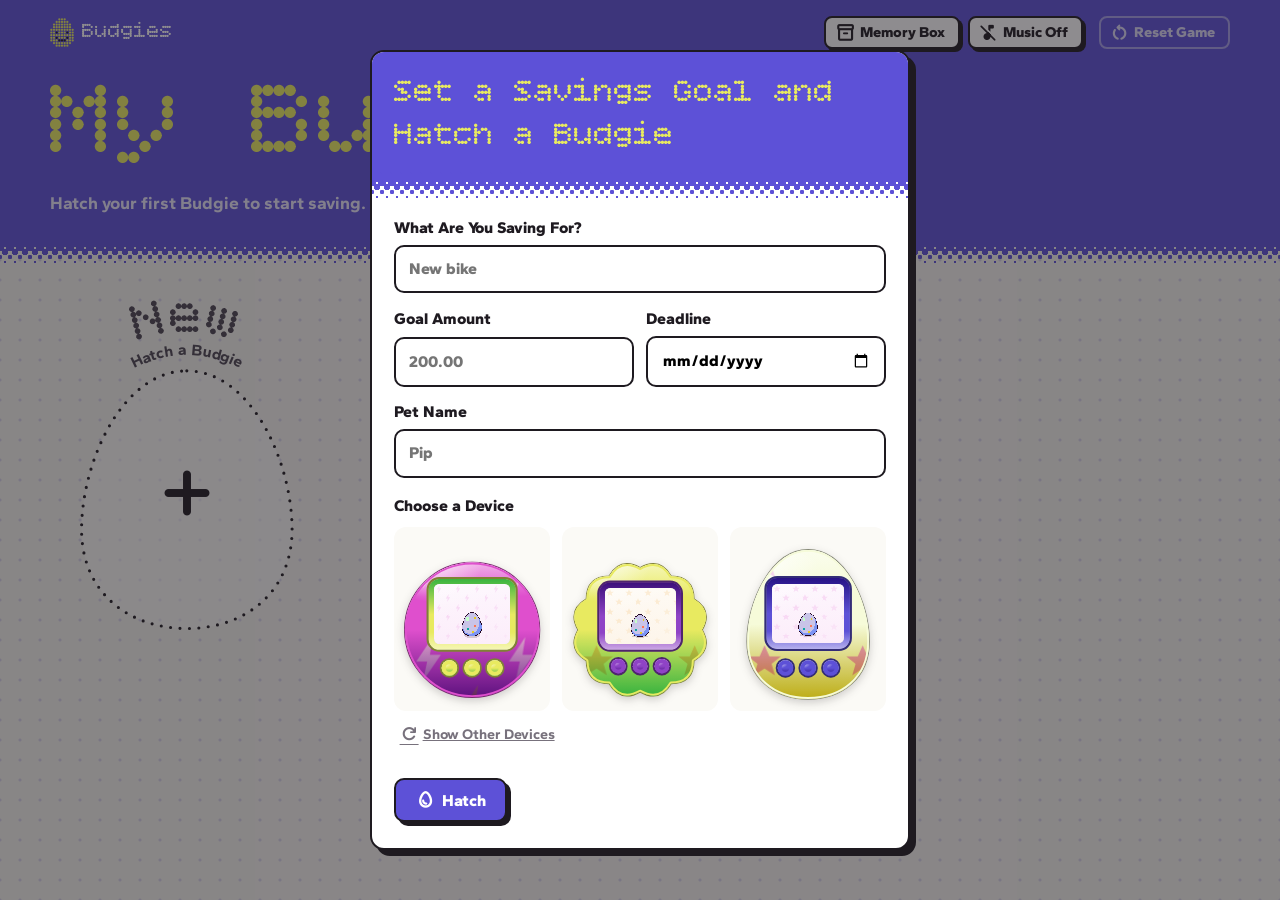
<file: index.html>
<!DOCTYPE html>
<html lang="en">
<head>
  <meta charset="UTF-8">
  <meta name="viewport" content="width=device-width, initial-scale=1.0">
  <title>Budgies</title>
  <link rel="icon" href="assets/favicon.svg" type="image/svg+xml">
  <link rel="preconnect" href="https://fonts.googleapis.com">
  <link rel="preconnect" href="https://fonts.gstatic.com" crossorigin>
  <link href="https://fonts.googleapis.com/css2?family=Bitcount+Single:wght@400..800&family=Gantari:wght@400..800&display=swap" rel="stylesheet">
  <link href="https://fonts.googleapis.com/css2?family=Material+Symbols+Rounded:opsz,wght,FILL,GRAD@20..48,400..700,0..1,0&display=block" rel="stylesheet">
  <link rel="stylesheet" href="css/styles.css?v=20261011d">
</head>
<body class="page-gallery">
  <header class="topbar">
    <a class="brand" href="index.html"><img class="brand-mark" src="assets/logo.svg" alt="">Budgies</a>
    <div class="topbar-actions">
      <button type="button" class="pill-btn" id="memory-box-open"><span class="icon" aria-hidden="true">inventory_2</span>Memory Box</button>
      <button type="button" class="pill-btn music-toggle" id="music-toggle" aria-pressed="false" title="Turn the background music on"><span class="icon" aria-hidden="true">music_off</span>Music Off</button>
      <button type="button" class="pill-btn pill-danger" data-reset-game><span class="icon" aria-hidden="true">restart_alt</span>Reset Game</button>
    </div>
  </header>

  <main class="gallery-shell">
    <div class="gallery-head">
      <h1>My Budgies</h1>
      <p class="gallery-summary" id="gallery-summary"></p>
    </div>
    <div class="nestie-grid" id="nestie-grid"></div>
  </main>

  <div class="modal" id="onboard-modal" hidden>
    <div class="modal-card" role="dialog" aria-modal="true" aria-labelledby="onboard-title">
      <button type="button" class="modal-close" data-close="onboard-modal" id="onboard-close" aria-label="Close"><span class="icon" aria-hidden="true">close</span></button>
      <h2 id="onboard-title">Set a Savings Goal and Hatch a Budgie</h2>

      <form id="onboard-form" class="entry-form" novalidate>
        <label>What Are You Saving For?
          <input type="text" name="goal" maxlength="60" placeholder="New bike" autocomplete="off">
        </label>
        <div class="field-pair">
          <label>Goal Amount
            <input type="number" name="target" min="1" step="0.01" placeholder="200.00">
          </label>
          <label>Deadline
            <input type="date" name="deadline">
          </label>
        </div>
        <label>Pet Name
          <input type="text" name="petName" maxlength="18" placeholder="Pip" autocomplete="off">
        </label>
      </form>

      <p class="field-label">Choose a Device</p>
      <div class="device-choices" id="device-choices" role="listbox" aria-label="Device choices"></div>
      <button type="button" class="link-btn" id="reroll-devices"><span class="icon" aria-hidden="true">refresh</span>Show Other Devices</button>

      <p class="modal-error" id="onboard-error" aria-live="polite"></p>
      <button type="button" class="btn btn-primary" id="hatch-btn"><span class="icon" aria-hidden="true">egg</span>Hatch</button>
    </div>
  </div>

  <div class="hatch-overlay" id="hatch-overlay" hidden>
    <div class="hatch-device" id="hatch-device"></div>
    <p id="hatch-text">The egg is starting to hatch...</p>
  </div>

  <div class="modal" id="memory-modal" hidden>
    <div class="modal-card memory-card wide" role="dialog" aria-modal="true" aria-labelledby="memory-title">
      <button type="button" class="modal-close" data-close="memory-modal" aria-label="Close memory box"><span class="icon" aria-hidden="true">close</span></button>
      <h2 id="memory-title">Memory Box</h2>
      <div class="memory-grid" id="memory-grid"></div>
    </div>
  </div>

  <script src="js/device.js?v=20261011b"></script>
  <script src="js/storage.js?v=20261008m"></script>
  <script src="js/finance.js?v=20261011d"></script>
  <script src="js/creature.js?v=20261011d"></script>
  <script src="js/gallery.js?v=20261011b"></script>
  <script src="js/music.js?v=20261008q"></script>
</body>
</html>
</file>
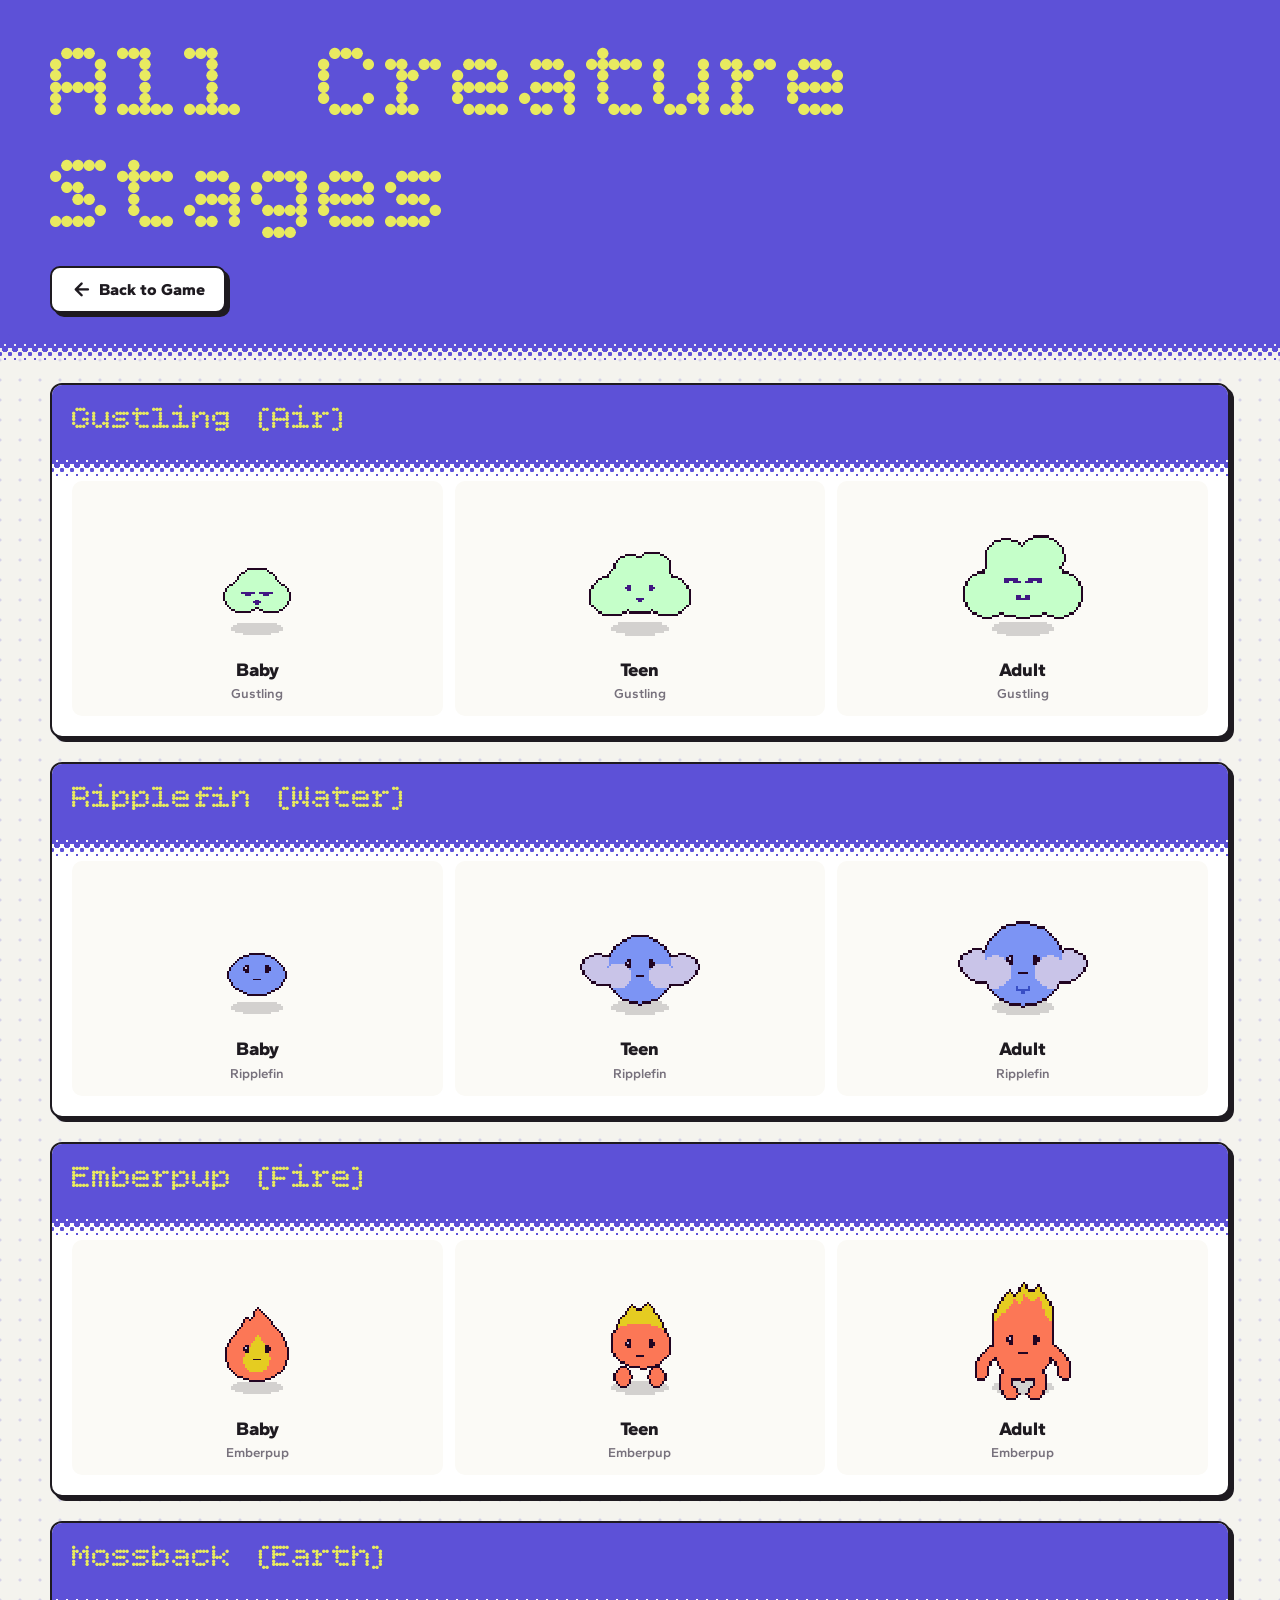
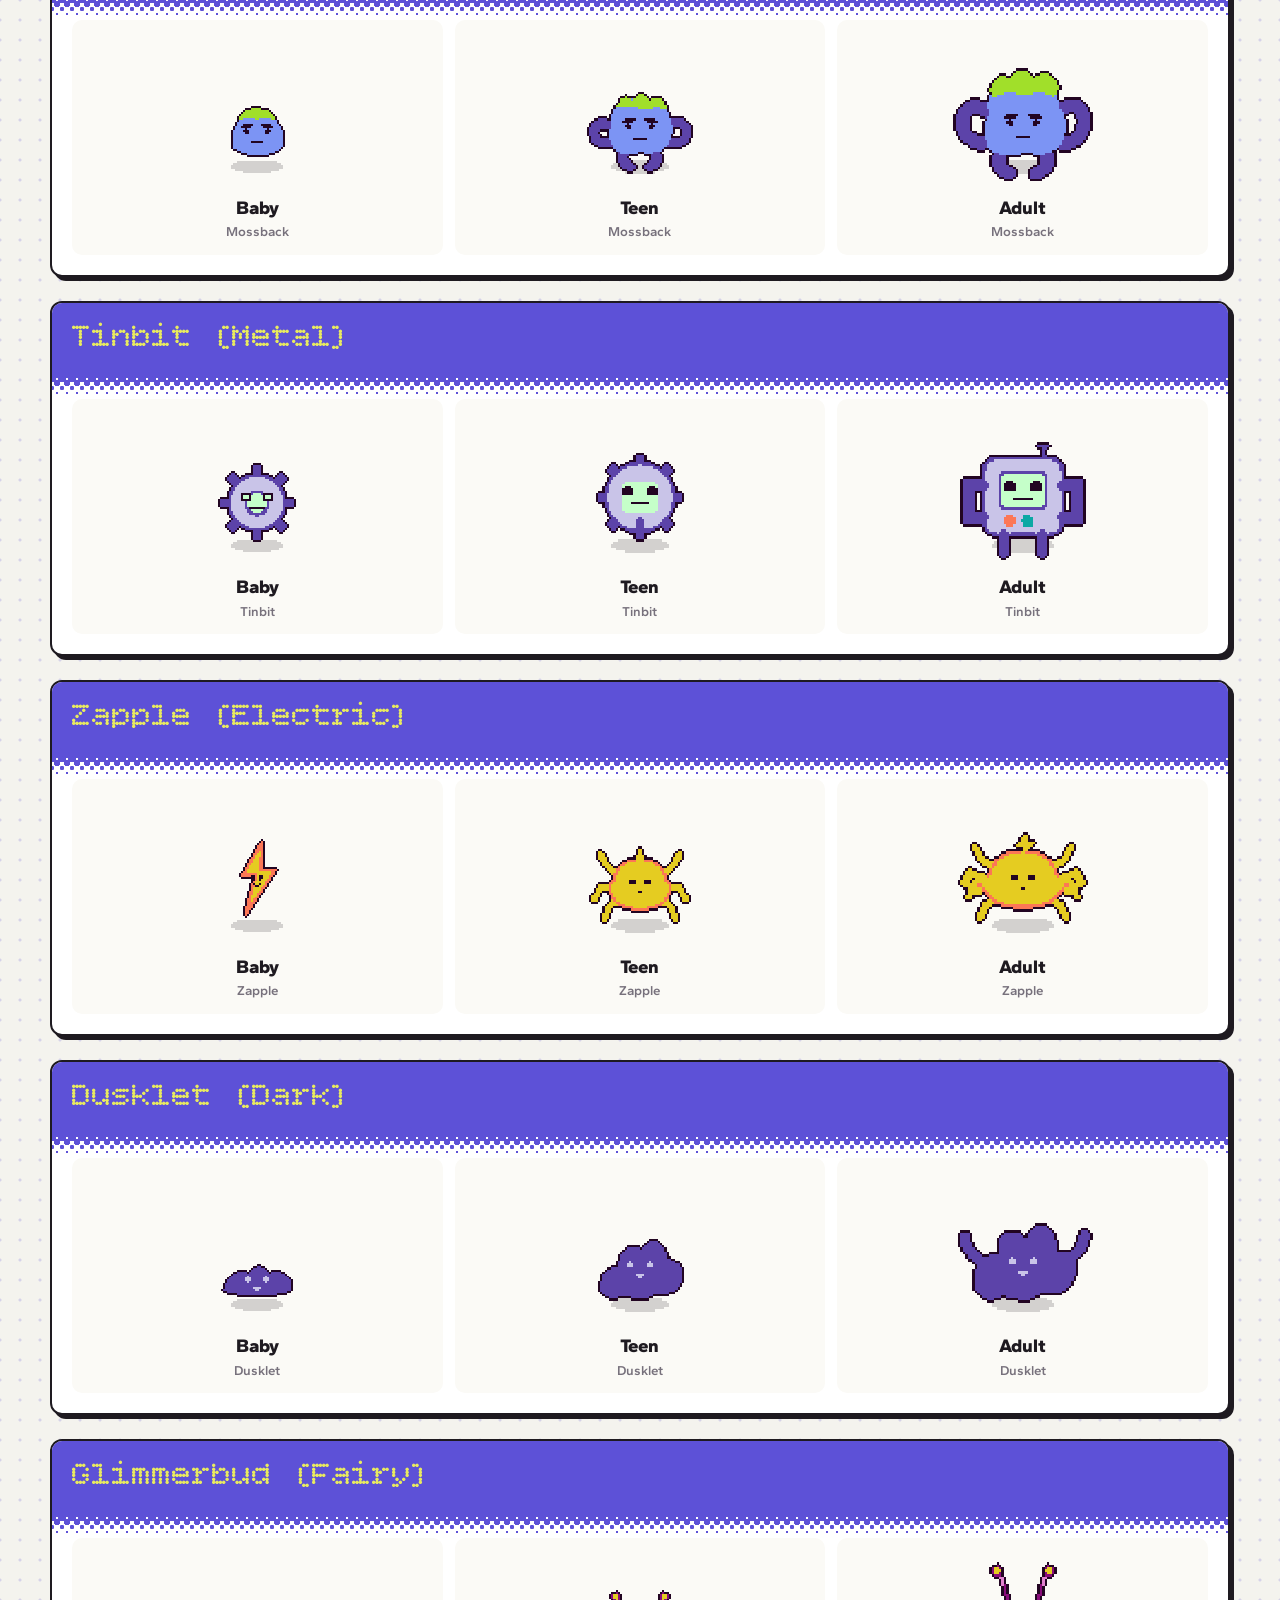
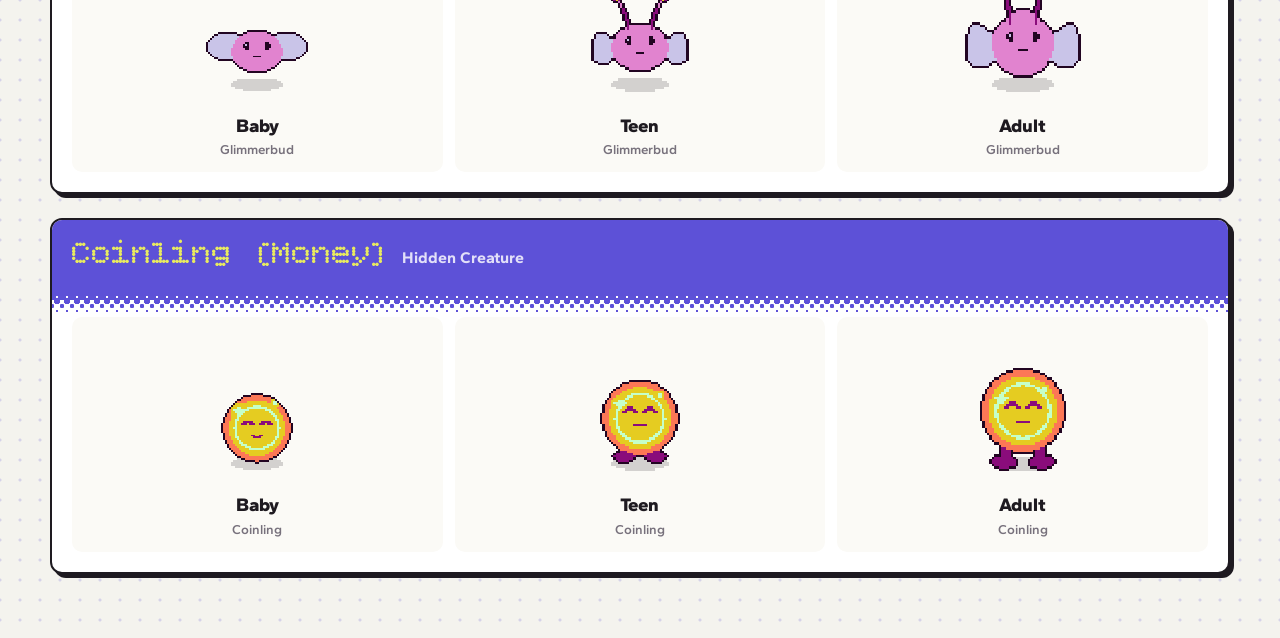
<file: creature-gallery.html>
<!DOCTYPE html>
<html lang="en">
<head>
  <meta charset="UTF-8">
  <meta name="viewport" content="width=device-width, initial-scale=1.0">
  <title>Creature Stage Gallery</title>
  <link rel="icon" href="assets/favicon.svg" type="image/svg+xml">
  <link rel="preconnect" href="https://fonts.googleapis.com">
  <link rel="preconnect" href="https://fonts.gstatic.com" crossorigin>
  <link href="https://fonts.googleapis.com/css2?family=Bitcount+Single:wght@400..800&family=Gantari:wght@400..800&display=swap" rel="stylesheet">
  <link href="https://fonts.googleapis.com/css2?family=Material+Symbols+Rounded:opsz,wght,FILL,GRAD@20..48,400..700,0..1,0&display=block" rel="stylesheet">
  <link rel="stylesheet" href="css/styles.css?v=20261011d">
  <style>
    .page-gallery .gallery-head { padding-top: 2rem; }
    .gallery-home { white-space: nowrap; }
    .creature-gallery { display: grid; gap: 1.5rem; }
    .species-board { padding: 0; overflow: hidden; }
    .species-heading { display: flex; align-items: baseline; gap: .65rem; padding: 1rem 1.25rem; background: var(--blue); position: relative; margin-bottom: 26px; }
    .species-heading h2 { margin: 0; color: var(--sun); }
    .species-heading span { color: rgba(255, 255, 255, .82); font-weight: 700; }
    .stage-grid { display: grid; grid-template-columns: repeat(3, minmax(140px, 1fr)); gap: .75rem; padding: 0 1.25rem 1.25rem; }
    .stage-card { border-radius: 10px; padding: .7rem; background: var(--cream); text-align: center; }
    .stage-portrait { height: 166px; display: grid; place-items: center; }
    .gallery-creature { width: 154px; }
    .stage-card h3 { margin: 0; text-transform: capitalize; }
    .stage-card small { color: var(--muted); font-weight: 600; }
    @media (max-width: 760px) {
      .stage-grid { grid-template-columns: repeat(2, minmax(120px, 1fr)); }
    }
  </style>
</head>
<body class="page-gallery">
  <main class="gallery-shell">
    <header class="gallery-head">
      <div>
        <h1>All Creature Stages</h1>
      </div>
      <a class="btn btn-soft gallery-home" href="index.html"><span class="icon" aria-hidden="true">arrow_back</span>Back to Game</a>
    </header>
    <div class="creature-gallery" id="creature-gallery"></div>
  </main>

  <script src="js/storage.js?v=20261008m"></script>
  <script src="js/finance.js?v=20261011d"></script>
  <script src="js/creature.js?v=20261011d"></script>
  <script>
    (function () {
      const ids = ["air", "water", "fire", "earth", "metal", "electric", "dark", "fairy", "money"];
      const stages = KipCreature.GOAL_STAGES;
      const gallery = document.getElementById("creature-gallery");

      ids.forEach(function (id) {
        const species = KipStorage.getSpecies(id);
        const board = document.createElement("section");
        board.className = "species-board panel";

        const heading = document.createElement("div");
        heading.className = "species-heading";
        heading.innerHTML = "<h2>" + species.label + " (" + species.element + ")" + "</h2>" +
          (id === "money" ? "<span>Hidden Creature</span>" : "");
        board.appendChild(heading);

        const grid = document.createElement("div");
        grid.className = "stage-grid";
        stages.forEach(function (stage) {
          const data = {
            speciesId: id,
            creature: { age: stage },
            equippedAccessory: "",
            cosmeticColors: {}
          };
          const card = document.createElement("article");
          card.className = "stage-card";
          card.innerHTML = '<div class="stage-portrait">' +
            KipCreature.petMarkup(data, "creature gallery-creature") +
            '</div><h3>' + stage + '</h3><small>' + species.label + '</small>';
          grid.appendChild(card);
        });
        board.appendChild(grid);
        gallery.appendChild(board);
      });
    })();
  </script>
</body>
</html>
</file>
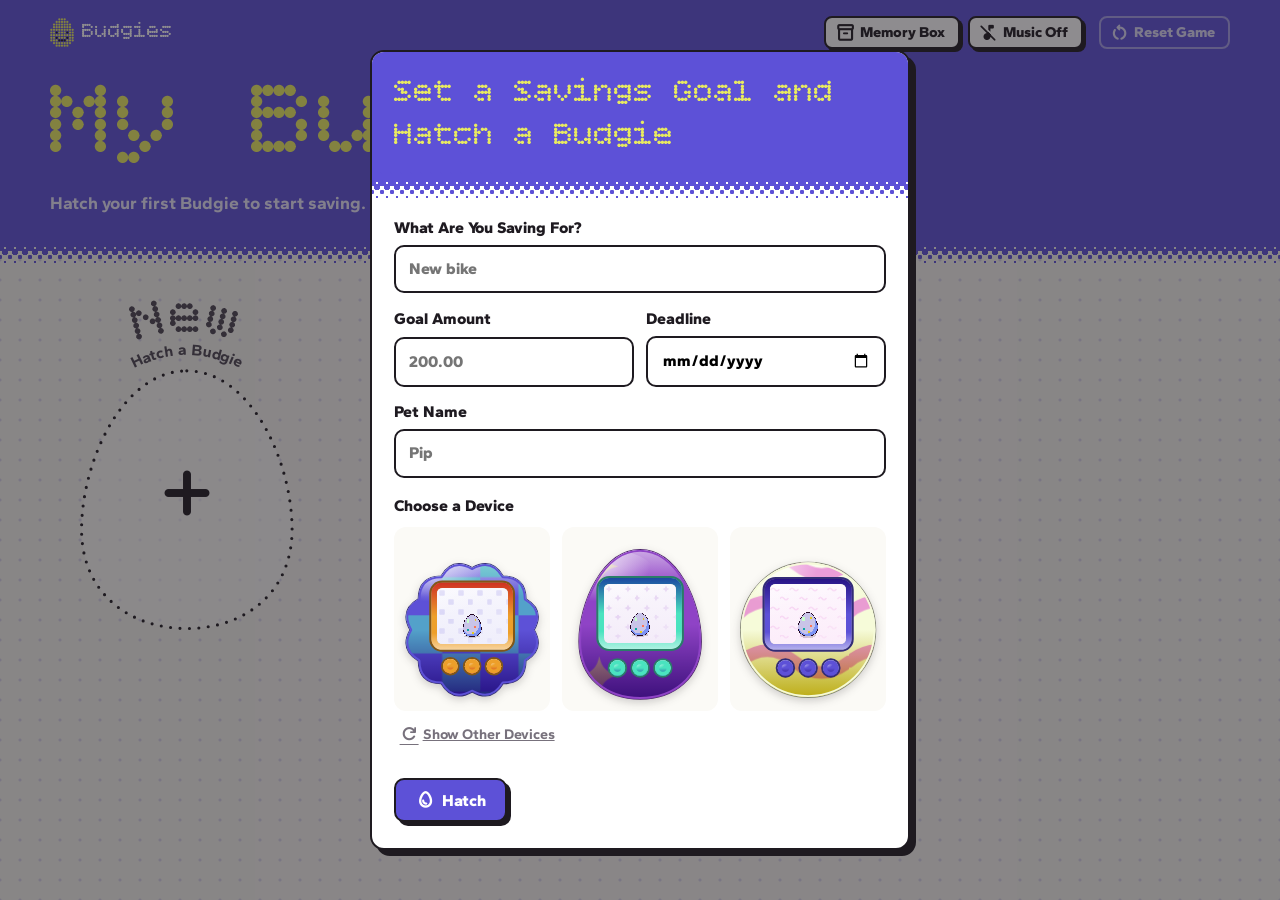
<file: pet.html>
<!DOCTYPE html>
<html lang="en">
<head>
  <meta charset="UTF-8">
  <meta name="viewport" content="width=device-width, initial-scale=1.0">
  <title>Budgie</title>
  <link rel="icon" href="assets/favicon.svg" type="image/svg+xml">
  <link rel="preconnect" href="https://fonts.googleapis.com">
  <link rel="preconnect" href="https://fonts.gstatic.com" crossorigin>
  <link href="https://fonts.googleapis.com/css2?family=Bitcount+Single:wght@400..800&family=Gantari:wght@400..800&display=swap" rel="stylesheet">
  <link href="https://fonts.googleapis.com/css2?family=Material+Symbols+Rounded:opsz,wght,FILL,GRAD@20..48,400..700,0..1,0&display=block" rel="stylesheet">
  <link rel="stylesheet" href="css/styles.css?v=20261011d">
</head>
<body class="page-pet">
  <main class="pet-layout">
    <section class="pet-stage" aria-labelledby="pet-name-display">
      <a class="back-link" href="index.html">
        <span class="icon" aria-hidden="true">arrow_back</span>
        All Budgies
      </a>
      <h1 class="visually-hidden" id="pet-name-display">Budgie</h1>
      <div id="device-host">
        <svg class="pet-title" viewBox="0 0 300 92" aria-hidden="true">
          <defs>
            <path id="title-arc-name" d="M0 148 A170 170 0 0 1 300 148"/>
            <path id="title-arc-goal" d="M20 176 A140 140 0 0 1 280 176"/>
          </defs>
          <text class="pet-title-name"><textPath href="#title-arc-name" startOffset="50%" text-anchor="middle" id="title-name"></textPath></text>
          <text class="pet-title-goal"><textPath href="#title-arc-goal" startOffset="50%" text-anchor="middle" id="title-goal"></textPath></text>
        </svg>
        <div id="device-slot"></div>
      </div>
    </section>

    <div class="pet-info">
      <article class="panel pet-card">
        <header class="pet-card-head">
          <div>
            <p class="eyebrow" id="pet-species-label">Baby</p>
            <p class="pet-card-meta" id="revive-count" hidden></p>
          </div>
          <button type="button" class="pill-btn music-toggle" id="music-toggle" aria-pressed="false" title="Turn the background music on"><span class="icon" aria-hidden="true">music_off</span>Music Off</button>
        </header>

        <p class="care-feedback" id="care-feedback" aria-live="polite"></p>

        <section class="pet-card-section" aria-labelledby="saved-label">
          <h2 class="section-label" id="saved-label">Saved</h2>
          <p class="goal-amount"><strong id="goal-saved">$0.00</strong> of <span id="goal-target">$0.00</span></p>
          <div class="xp-track" aria-hidden="true"><div class="xp-fill" id="xp-fill"></div></div>
          <p class="goal-deadline" id="goal-deadline"></p>
          <div class="rail-actions" id="revive-actions" hidden>
            <button type="button" class="btn btn-primary" id="open-revive"><span class="icon" aria-hidden="true">favorite</span><span data-revive-label>Revive</span></button>
          </div>
          <div class="rail-actions" id="complete-actions" hidden>
            <button type="button" class="btn btn-primary" id="new-goal-btn"><span class="icon" aria-hidden="true">flag</span>Start a New Goal</button>
          </div>
        </section>

        <section class="pet-card-section" aria-labelledby="fullness-label">
          <div class="meter-top"><div class="meter-label"><h2 class="section-label" id="fullness-label">Fullness</h2><button type="button" class="info-btn" id="hunger-info" aria-label="How hunger and hearts work" aria-haspopup="dialog"><span class="icon" aria-hidden="true">info</span></button></div><span><span id="stat-fullness">0</span>%</span></div>
          <div class="meter-track"><div class="meter-fill" id="fill-fullness"></div></div>
          <p class="meter-hint" id="meal-hint"></p>
        </section>

        <section class="pet-card-section journal" aria-labelledby="journal-title">
          <h2 class="section-label" id="journal-title">Money Journal</h2>
          <ul class="entry-list" id="journal-list"></ul>
        </section>
      </article>
    </div>
  </main>

  <div class="modal" id="money-modal" hidden>
    <div class="modal-card" role="dialog" aria-modal="true" aria-labelledby="money-modal-title">
      <button type="button" class="modal-close" data-close="money-modal" aria-label="Close"><span class="icon" aria-hidden="true">close</span></button>
      <h2 id="money-modal-title">Log Money</h2>
      <div class="tab-row" role="tablist">
        <button type="button" class="tab is-active" data-tab="in"><span class="icon" aria-hidden="true">add</span>Money In</button>
        <button type="button" class="tab" data-tab="out"><span class="icon" aria-hidden="true">remove</span>Money Out</button>
      </div>
      <form id="form-money-in" class="entry-form tab-panel" data-panel="in">
        <label>What Is It?<input type="text" name="label" maxlength="60" required placeholder="Saturday allowance"></label>
        <label>How Much?<input type="number" name="amount" min="0.01" step="0.01" required placeholder="10.00"></label>
        <button type="submit" class="btn btn-primary">Log Money In</button>
      </form>
      <form id="form-money-out" class="entry-form tab-panel" data-panel="out" hidden>
        <p class="modal-copy">Money out stays in your journal for your records and doesn't take anything away from your pet's progress.</p>
        <label>What Is It?<input type="text" name="label" maxlength="60" required placeholder="Movie ticket"></label>
        <label>How Much?<input type="number" name="amount" min="0.01" step="0.01" required placeholder="5.00"></label>
        <button type="submit" class="btn btn-primary">Log Money Out</button>
      </form>
    </div>
  </div>

  <div class="modal" id="revive-modal" hidden>
    <div class="modal-card growth-card" role="dialog" aria-modal="true" aria-labelledby="revive-title">
      <button type="button" class="modal-close" data-close="revive-modal" aria-label="Close"><span class="icon" aria-hidden="true">close</span></button>
      <h2 id="revive-title">Your Friend Has Passed Away</h2>
      <div class="growth-reveal is-dead" id="revive-portrait"></div>
      <p id="revive-copy"></p>
      <form id="revive-form" class="entry-form">
        <button type="submit" class="btn btn-primary"><span data-revive-label>Revive</span></button>
      </form>
      <button type="button" class="link-btn" id="release-btn">Let Them Rest in the Memory Box</button>
    </div>
  </div>

  <div class="modal" id="hunger-modal" hidden>
    <div class="modal-card" role="dialog" aria-modal="true" aria-labelledby="hunger-title">
      <button type="button" class="modal-close" data-close="hunger-modal" aria-label="Close"><span class="icon" aria-hidden="true">close</span></button>
      <h2 id="hunger-title">Hunger and Hearts</h2>
      <ul class="rule-list" id="hunger-rules"></ul>
    </div>
  </div>
  <div class="modal" id="growth-modal" hidden>
    <div class="modal-card growth-card" role="dialog" aria-modal="true" aria-labelledby="growth-title">
      <h2 id="growth-title">Your Friend Grew</h2>
      <div class="growth-reveal" id="growth-reveal"></div>
      <p id="growth-copy"></p>
      <button type="button" class="btn btn-primary" data-close="growth-modal">Close</button>
    </div>
  </div>

  <script src="js/device.js?v=20261011b"></script>
  <script src="js/storage.js?v=20261008m"></script>
  <script src="js/finance.js?v=20261011d"></script>
  <script src="js/creature.js?v=20261011d"></script>
  <script src="js/pet.js?v=20261011d"></script>
  <script src="js/music.js?v=20261008q"></script>
</body>
</html>
</file>
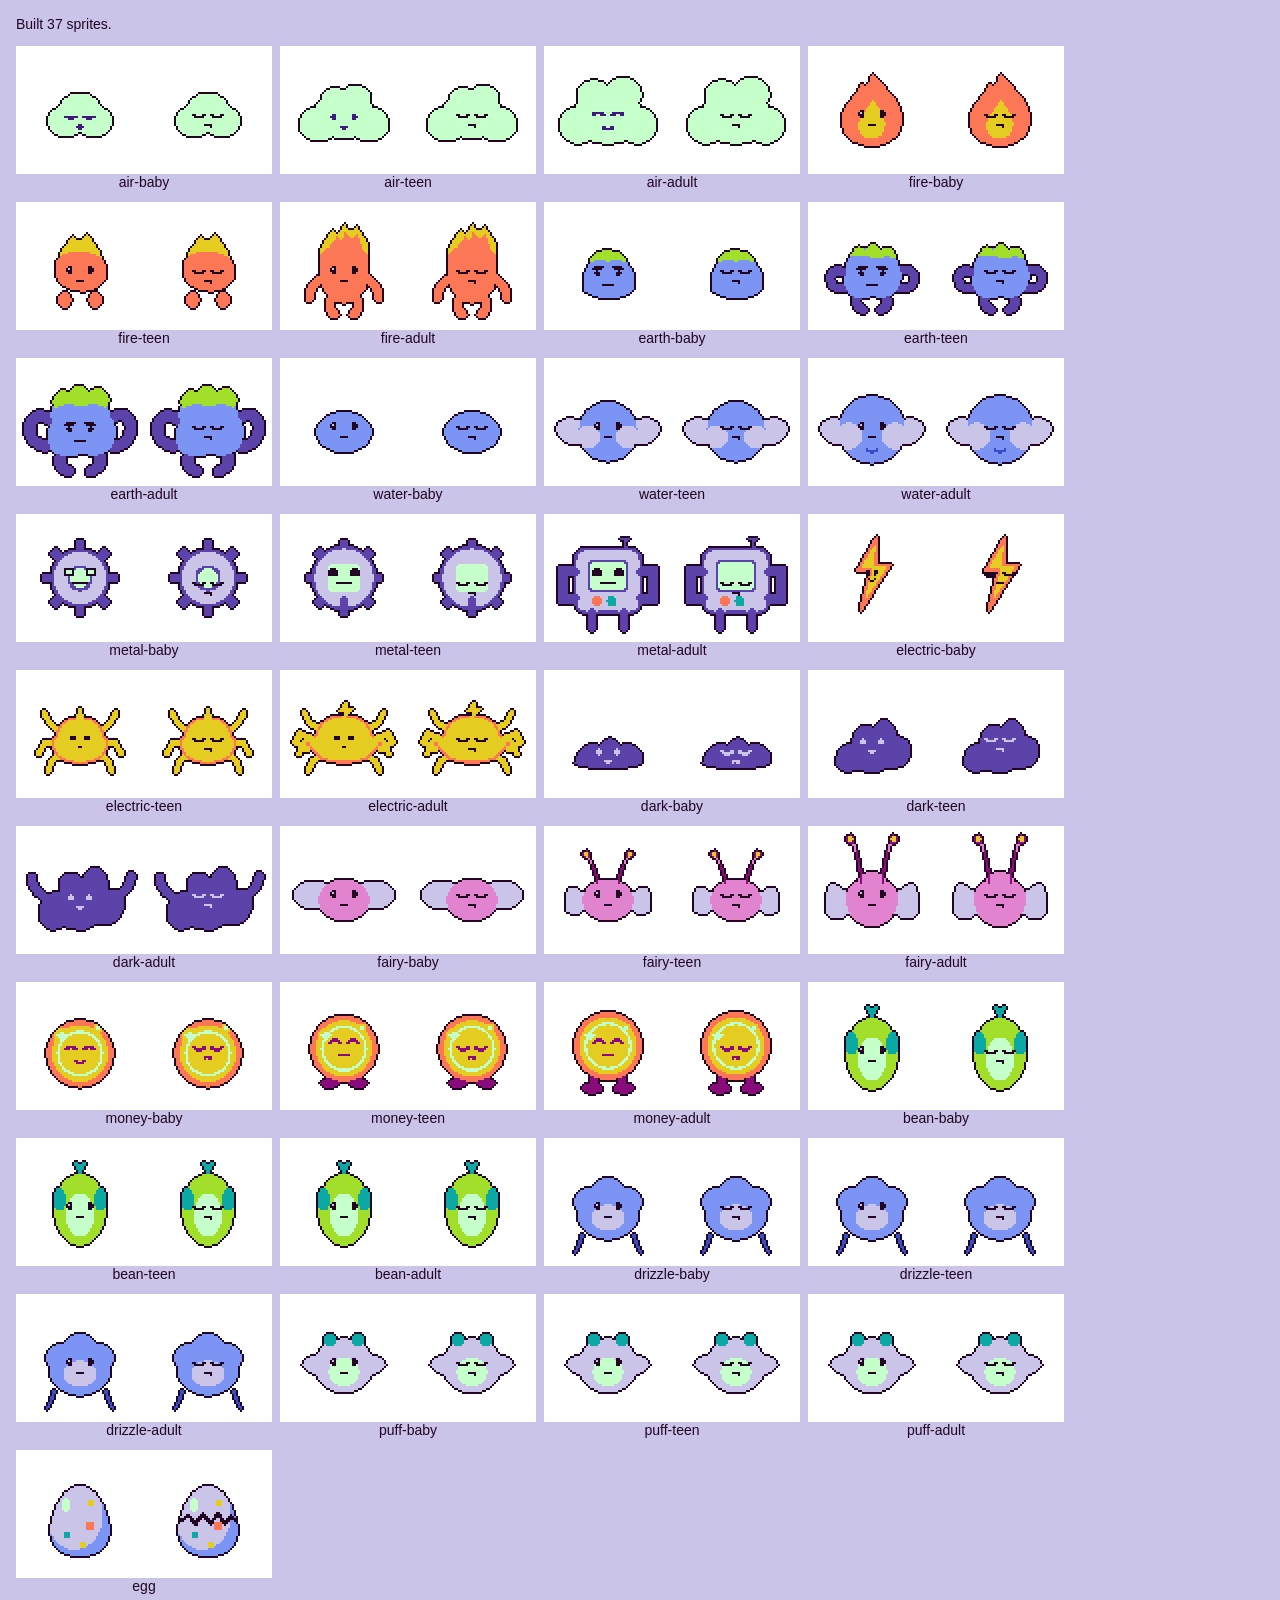
<file: tools/sprite-builder.html>
<!doctype html>
<html lang="en">
<head>
  <meta charset="utf-8">
  <title>Sprite Builder</title>
  <style>
    body { margin: 1rem; font: 14px sans-serif; background: #c9c4e8; color: #220522; }
    .sheet { display: inline-block; margin: 0 .5rem .75rem 0; text-align: center; }
    .sheet img { display: block; width: 256px; image-rendering: pixelated; background: #fff; }
    #out { display: none; }
  </style>
</head>
<body>
  <p id="status">Building…</p>
  <div id="previews"></div>
  <pre id="out"></pre>

  <script src="../js/storage.js"></script>
  <script src="sprite-art.js"></script>
  <script>
    /*
     * Turns the vector art in sprite-art.js into pixel sprites.
     * Each sprite is a 2-frame sheet (awake | resting face), 64px per frame,
     * every pixel snapped to the 5ugxrCrxsh palette (lospec.com/palette-list/5ugxrcrxsh)
     * and the silhouette traced with a 1px outline in the palette's darkest color.
     * Run tools/build-sprites.mjs to write the sheets to assets/sprites.
     */
    (async function () {
      const PALETTE = ["220522", "411782", "384ec5", "0ca8a4", "a1df2a", "c5ffc9", "e5cc21", "fc7756",
        "c93267", "8a0c7b", "dc32a6", "e183cf", "ac4cff", "5c43a9", "7c94f4", "c9c4e8"];
      const OUTLINE = 0;
      const GRID = 64;
      const SUPER = 10;
      const SIZE = GRID * SUPER;
      /** Share of a cell the art must cover before that cell becomes a pixel. */
      const BODY_COVER = 0.45;
      const FACE_COVER = 0.28;

      const paletteRgb = PALETTE.map(function (hex) {
        return [0, 2, 4].map(function (i) { return parseInt(hex.slice(i, i + 2), 16); });
      });
      const paletteLab = paletteRgb.map(toLab);

      function toLab(rgb) {
        const lin = rgb.map(function (v) {
          v /= 255;
          return v > 0.04045 ? Math.pow((v + 0.055) / 1.055, 2.4) : v / 12.92;
        });
        const x = (lin[0] * 0.4124 + lin[1] * 0.3576 + lin[2] * 0.1805) / 0.95047;
        const y = lin[0] * 0.2126 + lin[1] * 0.7152 + lin[2] * 0.0722;
        const z = (lin[0] * 0.0193 + lin[1] * 0.1192 + lin[2] * 0.9505) / 1.08883;
        const f = function (t) { return t > 0.008856 ? Math.cbrt(t) : 7.787 * t + 16 / 116; };
        return [116 * f(y) - 16, 500 * (f(x) - f(y)), 200 * (f(y) - f(z))];
      }

      /*
       * Hand-picked palette slots for the art's exact source colors, so each species keeps
       * a distinct identity instead of everything pale collapsing to lavender.
       * "*" applies to every species; anything unlisted (anti-aliased blends) uses the nearest color.
       */
      const RECOLOR = {
        "*": { "#ffffff": 15, "#263b34": 0, "#35483f": 0 },
        air: { "#fff3c8": 5, "#b7c5d3": 14, "#f4d64e": 6, "#486678": 1, "#3d596d": 1 },
        water: { "#62a9d6": 14, "#e1f5ff": 15, "#347fae": 2 },
        fire: { "#f0a04b": 7, "#ffe0b5": 6, "#d97706": 6, "#5d291d": 0 },
        earth: {
          "#909691": 14, "#898f8a": 14, "#828983": 14, "#747b75": 14,
          "#7a827c": 13, "#717973": 13, "#656d67": 13, "#626963": 13,
          "#3f7a45": 4, "#294e32": 0
        },
        metal: { "#9da9b3": 15, "#eef2f5": 5, "#596773": 13, "#43515c": 0, "#2f3d48": 0, "#f4fdff": 5,
          "#e8a08a": 7, "#77c7b7": 3, "#f0c15a": 6 },
        electric: { "#f4d64e": 6, "#c79210": 7, "#fff4a8": 5, "#5b4810": 0 },
        dark: { "#645d80": 13, "#39334e": 1, "#f4eaff": 15 },
        fairy: { "#eaa8cf": 11, "#fff0f8": 15, "#b85f95": 9, "#fff1a0": 6 },
        money: { "#e7b73c": 6, "#8f6810": 7, "#fff1ad": 5, "#fff9cf": 5, "#6b4f16": 9 },
        bean: { "#6aaa6e": 4, "#dff5e2": 5, "#2f6b3a": 3 },
        drizzle: { "#7eb6d9": 14, "#e8f6ff": 15, "#4a8fb5": 2 },
        puff: { "#a8c8e8": 15, "#f2f8ff": 5, "#6b9bc4": 3 }
      };

      let nearestCache = new Map();
      /** Point exact source colors at their chosen palette slot for this species. */
      function useSpecies(id) {
        nearestCache = new Map();
        const map = Object.assign({}, RECOLOR["*"], RECOLOR[id]);
        Object.keys(map).forEach(function (hex) {
          nearestCache.set(parseInt(hex.slice(1), 16), map[hex]);
        });
      }

      function nearest(r, g, b) {
        const key = (r << 16) | (g << 8) | b;
        let hit = nearestCache.get(key);
        if (hit !== undefined) return hit;
        const lab = toLab([r, g, b]);
        let best = 0, bestD = Infinity;
        paletteLab.forEach(function (p, i) {
          const d = (p[0] - lab[0]) ** 2 + (p[1] - lab[1]) ** 2 + (p[2] - lab[2]) ** 2;
          if (d < bestD) { bestD = d; best = i; }
        });
        nearestCache.set(key, best);
        return best;
      }

      /** Rasterize SVG markup drawn in a 200x200 box at SIZE x SIZE. */
      function rasterize(markup) {
        const svg = '<svg xmlns="http://www.w3.org/2000/svg" width="' + SIZE + '" height="' + SIZE + '" viewBox="0 0 200 200">' + markup + "</svg>";
        return new Promise(function (resolve, reject) {
          const img = new Image();
          img.onload = function () {
            const canvas = document.createElement("canvas");
            canvas.width = canvas.height = SIZE;
            const ctx = canvas.getContext("2d");
            ctx.drawImage(img, 0, 0);
            resolve(ctx.getImageData(0, 0, SIZE, SIZE).data);
          };
          img.onerror = reject;
          img.src = "data:image/svg+xml;charset=utf-8," + encodeURIComponent(svg);
        });
      }

      /** Collapse each SUPER x SUPER cell to its most common palette color, or -1 if mostly empty. */
      function downsample(px, cover) {
        const grid = new Int8Array(GRID * GRID).fill(-1);
        const counts = new Uint16Array(PALETTE.length);
        for (let gy = 0; gy < GRID; gy++) {
          for (let gx = 0; gx < GRID; gx++) {
            counts.fill(0);
            let filled = 0;
            for (let y = gy * SUPER; y < (gy + 1) * SUPER; y++) {
              for (let x = gx * SUPER; x < (gx + 1) * SUPER; x++) {
                const i = (y * SIZE + x) * 4;
                if (px[i + 3] < 128) continue;
                filled++;
                counts[nearest(px[i], px[i + 1], px[i + 2])]++;
              }
            }
            if (filled < cover * SUPER * SUPER) continue;
            let best = 0;
            for (let c = 1; c < counts.length; c++) if (counts[c] > counts[best]) best = c;
            grid[gy * GRID + gx] = best;
          }
        }
        return grid;
      }

      function overlay(base, top) {
        const out = base.slice();
        top.forEach(function (c, i) { if (c >= 0) out[i] = c; });
        return out;
      }

      /** Ring the silhouette with a 1px outline on its empty neighbours. */
      function outline(grid) {
        const out = grid.slice();
        for (let y = 0; y < GRID; y++) {
          for (let x = 0; x < GRID; x++) {
            if (grid[y * GRID + x] >= 0) continue;
            const touches = [[1, 0], [-1, 0], [0, 1], [0, -1]].some(function (d) {
              const nx = x + d[0], ny = y + d[1];
              return nx >= 0 && ny >= 0 && nx < GRID && ny < GRID && grid[ny * GRID + nx] >= 0;
            });
            if (touches) out[y * GRID + x] = OUTLINE;
          }
        }
        return out;
      }

      function sheetDataUrl(frames) {
        const canvas = document.createElement("canvas");
        canvas.width = GRID * frames.length;
        canvas.height = GRID;
        const ctx = canvas.getContext("2d");
        const img = ctx.createImageData(canvas.width, GRID);
        frames.forEach(function (grid, f) {
          grid.forEach(function (c, i) {
            if (c < 0) return;
            const x = f * GRID + (i % GRID), y = Math.floor(i / GRID);
            const o = (y * canvas.width + x) * 4;
            img.data.set(paletteRgb[c], o);
            img.data[o + 3] = 255;
          });
        });
        ctx.putImageData(img, 0, 0);
        return canvas.toDataURL("image/png");
      }

      const out = {};
      const previews = document.getElementById("previews");
      async function build(name, art) {
        const body = downsample(await rasterize(art.body), BODY_COVER);
        const face = downsample(await rasterize(art.face), FACE_COVER);
        const rest = downsample(await rasterize(art.rest), FACE_COVER);
        out[name] = sheetDataUrl([outline(overlay(body, face)), outline(overlay(body, rest))]);

        const fig = document.createElement("figure");
        fig.className = "sheet";
        fig.innerHTML = '<img alt="" src="' + out[name] + '"><figcaption>' + name + "</figcaption>";
        previews.appendChild(fig);
      }
      for (const id of Object.keys(KipStorage.SPECIES)) {
        useSpecies(id);
        for (const age of SpriteArt.SPRITE_STAGES) await build(id + "-" + age, SpriteArt.layers(id, age));
      }
      // The egg is drawn in palette colors already, so it only needs the nearest-color pass.
      useSpecies("");
      await build("egg", SpriteArt.eggLayers());
      document.getElementById("out").textContent = JSON.stringify(out);
      document.getElementById("status").textContent = "Built " + Object.keys(out).length + " sprites.";
    })().catch(function (err) {
      document.getElementById("status").textContent = "Failed: " + err;
    });
  </script>
</body>
</html>
</file>
<file: css/styles.css>
:root {
  /* Colors follow the Slicko-8 palette the device shells use. */
  --ink: #1e1a20;
  --ink-soft: #4a4550;
  --muted: #77717c;
  --paper: #f4f3ee;
  --card: #ffffff;
  --cream: #fbfaf6;
  --teal: #4ae3bf;
  --teal-soft: #c9f6ea;
  --sun-soft: #f4f5b8;
  --blue: #5d51d7;
  --blue-deep: #4136a8;
  --sun: #e8ea60;
  --tangerine: #ed9f2a;
  --mint: #4ae3bf;
  --sky: #8f43c6;
  --sky-soft: #e4d4f2;
  --danger: #d6304a;
  --shadow: rgba(30, 26, 32, 0.16);
  --radius: 12px;
  --line: 2px;
  --lift: 4px;
  --font-display: "Bitcount Single", "Courier New", monospace;
  --font-body: "Gantari", "Segoe UI", system-ui, sans-serif;
  --font-pixel: var(--font-display);
  --page: var(--paper);
}

*, *::before, *::after { box-sizing: border-box; }
html { scroll-behavior: smooth; }
body {
  margin: 0;
  min-height: 100vh;
  font-family: var(--font-body);
  color: var(--ink);
  line-height: 1.5;
  overflow-x: hidden;
  overflow-x: clip;
  background-color: var(--page);
  /* Dot-grid paper, inked faintly in the indigo. */
  background-image: radial-gradient(circle, rgba(93, 81, 215, 0.2) 1.3px, transparent 1.8px);
  background-size: 20px 20px;
  background-position: 10px 10px;
}
img, svg { max-width: 100%; display: block; }
a { color: var(--blue-deep); }
/* Bitcount Single stays at its regular weight everywhere; heavier weights blur its dots together. */
h1, h2, .brand {
  font-family: var(--font-display);
  font-weight: 400;
  line-height: 1.15;
  margin: 0 0 0.5rem;
}
h3 { font-weight: 800; line-height: 1.2; margin: 0 0 0.5rem; }
h1 { font-size: clamp(3.4rem, 10vw, 7rem); line-height: 1; }
h2 { font-size: clamp(1.6rem, 3.4vw, 2.1rem); }
p { margin: 0 0 1rem; }

/* Top bar */
.topbar {
  display: flex;
  align-items: center;
  justify-content: space-between;
  gap: 0.75rem;
  padding: 1rem clamp(1rem, 4vw, 2.5rem);
}
/* Material Symbols, sized to sit inline with the text around them. */
.icon {
  font-family: "Material Symbols Rounded";
  font-weight: normal;
  font-style: normal;
  font-size: 1.3em;
  line-height: 1;
  display: inline-block;
  letter-spacing: normal;
  text-transform: none;
  white-space: nowrap;
  direction: ltr;
  font-feature-settings: "liga";
  -webkit-font-smoothing: antialiased;
  font-variation-settings: "FILL" 0, "wght" 600, "GRAD" 0, "opsz" 24;
  flex: none;
}
.brand {
  display: inline-flex;
  align-items: center;
  gap: 0.5rem;
  margin: 0;
  font-size: 2rem;
  text-decoration: none;
  color: var(--ink);
}
/* Dot-matrix egg mark: lime dots with an ink face, same grid as the favicon. */
.brand-mark { width: auto; height: 1.35em; flex: none; }
.topbar-actions { display: flex; flex-wrap: wrap; gap: 0.5rem; justify-content: flex-end; }
.back-link {
  display: inline-flex;
  align-items: center;
  gap: 0.35rem;
  font-weight: 700;
  font-size: 0.95rem;
  color: var(--ink);
  text-decoration: none;
  padding: 0.35rem 0.85rem 0.35rem 0.55rem;
  background: var(--card);
  border: var(--line) solid var(--ink);
  border-radius: 8px;
  box-shadow: 3px 3px 0 var(--ink);
  transition: transform 0.12s ease, box-shadow 0.12s ease;
}
.back-link:hover { transform: translate(-1px, -1px); box-shadow: 4px 4px 0 var(--ink); }

/* Buttons */
.btn, .pill-btn {
  display: inline-flex;
  align-items: center;
  justify-content: center;
  gap: 0.4rem;
  border: var(--line) solid var(--ink);
  border-radius: 10px;
  font-family: var(--font-body);
  font-weight: 800;
  cursor: pointer;
  text-decoration: none;
  color: var(--ink);
  background: var(--card);
  transition: transform 0.12s ease, box-shadow 0.12s ease;
}
.btn { padding: 0.6rem 1.2rem; font-size: 1.02rem; box-shadow: var(--lift) var(--lift) 0 var(--ink); }
.btn:hover:not(:disabled) { transform: translate(-1px, -1px); box-shadow: calc(var(--lift) + 1px) calc(var(--lift) + 1px) 0 var(--ink); }
.btn:active:not(:disabled) { transform: translate(3px, 3px); box-shadow: 1px 1px 0 var(--ink); }
.btn:disabled { opacity: 0.45; cursor: not-allowed; }
.btn-primary { background: var(--blue); color: #fff; }
.btn-sun { background: var(--sun); }
.btn-soft { background: var(--card); }
.pill-btn { gap: 0.3rem; padding: 0.3rem 0.8rem 0.3rem 0.6rem; font-size: 0.92rem; border-radius: 8px; box-shadow: 3px 3px 0 var(--ink); }
.pill-btn:hover { transform: translate(-1px, -1px); box-shadow: 4px 4px 0 var(--ink); }
.pill-btn:active { transform: translate(2px, 2px); box-shadow: 1px 1px 0 var(--ink); }
.pill-btn[aria-pressed="true"] { background: var(--mint); }
.pill-danger { color: #b0213a; }
.link-btn {
  display: inline-flex;
  align-items: center;
  gap: 0.25rem;
  margin-top: 0.4rem;
  border: none;
  background: none;
  color: var(--muted);
  font: 700 0.9rem var(--font-body);
  text-decoration: underline;
  cursor: pointer;
}
.eyebrow {
  font-family: var(--font-pixel);
  font-weight: 400;
  font-size: 1.05rem;
  letter-spacing: 0.02em;
  color: var(--blue-deep);
  margin-bottom: 0.1rem;
}
.muted { color: var(--muted); }

.visually-hidden {
  position: absolute;
  width: 1px;
  height: 1px;
  margin: -1px;
  overflow: hidden;
  clip: rect(0 0 0 0);
  white-space: nowrap;
}

/* Panels */
.panel {
  background: var(--card);
  border: var(--line) solid var(--ink);
  border-radius: var(--radius);
  box-shadow: var(--lift) var(--lift) 0 var(--ink);
  padding: 1rem 1.1rem;
}

/* Modals */
.modal {
  position: fixed;
  inset: 0;
  z-index: 50;
  display: grid;
  place-items: center;
  padding: 1rem;
  background: rgba(30, 26, 32, 0.5);
}
.modal[hidden] { display: none !important; }
.modal-card {
  width: min(540px, 100%);
  background: var(--card);
  border: var(--line) solid var(--ink);
  border-radius: calc(var(--radius) + 2px);
  padding: 1.5rem 1.35rem 1.6rem;
  box-shadow: 6px 6px 0 var(--ink);
  position: relative;
  max-height: min(92vh, 900px);
  overflow: auto;
  animation: panel-in 0.3s cubic-bezier(.2, .8, .2, 1) both;
}
.modal-card.wide { width: min(780px, 100%); }
.modal-close {
  position: absolute;
  top: 1.3rem;
  right: 1.1rem;
  display: grid;
  place-items: center;
  width: 2.2rem;
  height: 2.2rem;
  padding: 0;
  border: var(--line) solid var(--ink);
  background: var(--card);
  color: var(--ink);
  border-radius: 8px;
  box-shadow: 2px 2px 0 var(--ink);
  cursor: pointer;
}
/* Every dialog opens on an indigo title band, like the gallery and the pet card. */
.modal-card > h2 {
  margin: -1.5rem -1.35rem 1.2rem;
  padding: 1.2rem 3.9rem 1.15rem 1.35rem;
  background: var(--blue);
  color: var(--sun);
  line-height: 1.3;
  position: relative;
  margin-bottom: 2.4rem;
}
.growth-card > h2 { padding-left: 3.9rem; }
.modal-error { min-height: 1.25rem; color: var(--danger); font-weight: 800; margin: 0.25rem 0; }
.modal-copy { color: var(--ink-soft); }
.field-label { display: block; font-weight: 800; margin: 0.5rem 0 0.6rem; }

/* Forms */
.entry-form { display: grid; gap: 0.85rem; margin-bottom: 1rem; }
.entry-form label { display: grid; gap: 0.3rem; font-weight: 800; }
.entry-form input {
  width: 100%;
  border: var(--line) solid var(--ink);
  border-radius: 10px;
  padding: 0.65rem 0.85rem;
  font: inherit;
  background: #fff;
}
.entry-form input:focus { outline: none; box-shadow: 3px 3px 0 var(--blue); }
.field-pair { display: grid; grid-template-columns: 1fr 1fr; gap: 0.75rem; }
.tab-row { display: flex; gap: 0.5rem; margin-bottom: 1rem; }
.tab {
  display: inline-flex;
  align-items: center;
  gap: 0.25rem;
  border: var(--line) solid var(--ink);
  border-radius: 8px;
  padding: 0.35rem 0.95rem;
  background: var(--card);
  font: 800 0.95rem var(--font-body);
  cursor: pointer;
}
.tab.is-active { background: var(--sun); box-shadow: 3px 3px 0 var(--ink); }
.tab-panel[hidden] { display: none !important; }

/* Device */
.device {
  position: relative;
  width: 100%;
  aspect-ratio: 300 / 360;
  container-type: inline-size;
}
.device-shell {
  position: absolute;
  inset: 0;
  width: 100%;
  height: 100%;
  overflow: visible;
  filter: drop-shadow(0 2.5cqw 3cqw rgba(30, 26, 32, 0.2));
}
.device-screen {
  position: absolute;
  overflow: hidden;
  border-radius: 4cqw;
  box-shadow: inset 0 1.2cqw 2.4cqw rgba(30, 26, 32, 0.28), inset 0 -0.6cqw 1.2cqw rgba(255, 255, 255, 0.4);
  background: #dff3d2;
}
.device-btn {
  position: absolute;
  border: none;
  border-radius: 50%;
  background: transparent;
  cursor: pointer;
  padding: 0;
}
.device-btn:hover:not(:disabled) { background: rgba(255, 255, 255, 0.25); }
.device-btn:active:not(:disabled) { background: rgba(30, 26, 32, 0.22); transform: translateY(1.2cqw); }
.device-btn:focus-visible { outline: 4px solid var(--ink); outline-offset: 2px; }
.device-btn:disabled { background: rgba(255, 255, 255, 0.5); cursor: not-allowed; }
.device-btn-label {
  position: absolute;
  transform: translateX(-50%);
  font: 400 3.2cqw var(--font-pixel);
  line-height: 1;
  text-transform: uppercase;
  color: #fff;
  text-shadow:
    0.5cqw 0 0 var(--ink), -0.5cqw 0 0 var(--ink), 0 0.5cqw 0 var(--ink), 0 -0.5cqw 0 var(--ink),
    0.4cqw 0.4cqw 0 var(--ink), -0.4cqw 0.4cqw 0 var(--ink), 0.4cqw -0.4cqw 0 var(--ink), -0.4cqw -0.4cqw 0 var(--ink);
  white-space: nowrap;
  pointer-events: none;
}
.device-btn:disabled + .device-btn-label { opacity: 0.45; }

/* LCD screen */
.lcd {
  position: absolute;
  inset: 0;
  font-family: var(--font-pixel);
  color: var(--ink);
}
.lcd::after {
  content: "";
  position: absolute;
  inset: 0;
  pointer-events: none;
  background: linear-gradient(160deg, rgba(255, 255, 255, 0.45), transparent 40%);
}
.lcd-scene {
  position: absolute;
  inset: 0;
  background: linear-gradient(180deg, var(--screen-top), var(--screen-bottom));
  transition: filter 0.4s ease;
}
.lcd-motif {
  position: absolute;
  inset: 0;
  background: var(--screen-motif) 0 0 / 14cqw 14cqw repeat;
  -webkit-mask-image: linear-gradient(150deg, #000 10%, rgba(0, 0, 0, 0.25) 90%);
  mask-image: linear-gradient(150deg, #000 10%, rgba(0, 0, 0, 0.25) 90%);
  animation: lcd-drift 9s linear infinite;
}
@keyframes lcd-drift { to { background-position: 14cqw 14cqw; } }
@media (prefers-reduced-motion: reduce) { .lcd-motif { animation: none; } }
.lcd-status {
  position: absolute;
  z-index: 2;
  left: 4%;
  right: 4%;
  top: 4%;
  display: flex;
  justify-content: space-between;
  align-items: center;
  font-size: 4.6cqw;
  line-height: 1;
}
.lcd-hearts { display: flex; gap: 1.4cqw; }
.lcd-heart { width: 6.4cqw; height: auto; fill: rgba(30, 26, 32, 0.18); }
.lcd-heart.is-full { fill: #ff5a4f; }
.lcd-percent { background: rgba(255, 255, 255, 0.75); border-radius: 1.5cqw; padding: 0.6cqw 1.4cqw; }
.lcd-pet {
  position: absolute;
  z-index: 1;
  left: 50%;
  bottom: 3%;
  width: 54%;
  transform: translateX(-50%);
}
.lcd-pet .creature { animation: lcd-bob 2.6s ease-in-out infinite; }
.mood-okay .lcd-scene { filter: saturate(0.85); }
.mood-hungry .lcd-scene { filter: saturate(0.5) brightness(0.92); }
.mood-dead .lcd-scene { filter: grayscale(1) brightness(0.85); }

/* The unhatched egg sits still, shakes in whole-pixel steps, then shows its crack and pops. */
.lcd-pet .lcd-egg-sprite { animation: none; }
.lcd-pet .lcd-egg-sprite.is-shaking { animation: egg-shake 0.3s steps(1) infinite; }
.lcd-pet .lcd-egg-sprite.is-cracking { animation: egg-shake 0.3s steps(1), egg-pop 0.45s steps(4) 0.3s forwards; }
.lcd-egg-sprite.is-cracking .creature-face { opacity: 0; }
.lcd-egg-sprite.is-cracking .rest-face { opacity: 1; }

/* Creature */
.creature {
  position: relative;
  display: block;
  width: 100%;
  aspect-ratio: 1;
  transform-origin: 50% 85%;
}
/* Shadow and both sprite frames share one square; each frame shows its half of the sheet. */
.creature > * { position: absolute; inset: 0; width: 100%; height: 100%; }
.creature img { object-fit: cover; object-position: 0 0; image-rendering: pixelated; }
.creature img.rest-face { object-position: 100% 0; }
.creature.age-baby { scale: .82; }
.creature.age-teen { scale: .92; }
.creature.age-adult { scale: 1; }
.creature-shadow { fill: rgba(30, 26, 32, 0.18); }
.rest-face { opacity: 0; transition: opacity .15s ease; }
.creature-wrap.is-happy .creature { animation: creature-bounce 0.7s ease; }
.creature-wrap.care-feed .creature { animation: care-nibble .8s ease-in-out !important; }
.creature-wrap.care-play .creature { animation: care-play .85s cubic-bezier(.2,.8,.3,1) !important; }
.creature-wrap.is-hungry .creature { filter: saturate(0.7); }
.creature-wrap.is-dead .creature,
.growth-reveal.is-dead .creature { filter: grayscale(1) opacity(0.75); transform: rotate(-14deg) translateY(10px); animation: none; }
.creature-wrap.is-dead .creature-face,
.growth-reveal.is-dead .creature-face { opacity: 0; }
.creature-wrap.is-dead .rest-face,
.growth-reveal.is-dead .rest-face { opacity: 1; }
.growth-card { text-align: center; }
.growth-reveal { width: min(240px, 66vw); margin: 0 auto; animation: growth-pop .8s cubic-bezier(.2,.9,.3,1.2); }

/* Halftone edge: indigo bands break up into shrinking dots instead of ending on a hard rule.
   Each row is one background layer; alternate rows shift half a cell like a print screen. */
.page-gallery .gallery-head::after,
.pet-card-head::after,
.modal-card > h2::after,
.species-heading::after {
  content: "";
  position: absolute;
  left: 0;
  right: 0;
  top: calc(100% - 5px);
  height: 30px;
  pointer-events: none;
  background:
    radial-gradient(circle, var(--blue) 5.6px, transparent 6px) 0 0 / 10px 10px repeat-x,
    radial-gradient(circle, var(--blue) 4.1px, transparent 4.5px) 5px 5px / 10px 10px repeat-x,
    radial-gradient(circle, var(--blue) 3px, transparent 3.4px) 0 10px / 10px 10px repeat-x,
    radial-gradient(circle, var(--blue) 2px, transparent 2.4px) 5px 15px / 10px 10px repeat-x,
    radial-gradient(circle, var(--blue) 1.1px, transparent 1.5px) 0 20px / 10px 10px repeat-x;
}
.page-gallery .gallery-head::after { left: calc(50% - 50vw); right: calc(50% - 50vw); }

/* Gallery */
/* The gallery opens on an indigo header band: the top bar and the page title, full width. */
/* The top bar shares the content column, so the brand, the title and the first card line up. */
.page-gallery .topbar {
  background: var(--blue);
  padding: 1rem max(1rem, calc((100% - 1180px) / 2)) 0.5rem;
}
.page-gallery .brand { font-size: 1.35rem; color: #fff; }
/* Reset is destructive, so it sits apart and stays quiet until hovered. */
.page-gallery .pill-danger {
  margin-left: 0.5rem;
  background: transparent;
  color: rgba(255, 255, 255, 0.78);
  border-color: rgba(255, 255, 255, 0.45);
  box-shadow: none;
}
.page-gallery .pill-danger:hover { background: var(--danger); color: #fff; border-color: var(--ink); box-shadow: 3px 3px 0 var(--ink); }
.page-gallery .gallery-shell { padding-top: 0; }
.page-gallery .gallery-head {
  padding: 0.75rem 0 1.6rem;
  margin-bottom: 2.75rem;
  position: relative;
  isolation: isolate;
}
.page-gallery .gallery-head::before {
  content: "";
  position: absolute;
  inset: -1px calc(50% - 50vw) 0;
  z-index: -1;
  background: var(--blue);
}
.page-gallery .gallery-head h1 { color: var(--sun); }
.gallery-shell { width: min(1180px, calc(100% - 2rem)); margin: 0 auto; padding: 0.5rem 0 4rem; }
.gallery-head { display: flex; align-items: end; justify-content: space-between; gap: 1rem; flex-wrap: wrap; margin-bottom: 1.5rem; }
.gallery-head h1 { margin: 0; }
.page-gallery .gallery-head { flex-direction: column; align-items: start; gap: 0.6rem; }
.gallery-summary { margin: 0; font-size: 1.1rem; font-weight: 700; color: rgba(255, 255, 255, 0.85); }
.gallery-summary:empty { display: none; }
.nestie-grid {
  display: grid;
  grid-template-columns: repeat(auto-fill, minmax(230px, 1fr));
  gap: 2.5rem 1.75rem;
  align-items: start;
}
.nestie-card {
  display: grid;
  justify-items: center;
  padding: 0 7%;
  text-decoration: none;
  color: inherit;
  min-width: 0;
  grid-template-columns: minmax(0, 1fr);
}
.nestie-card { position: relative; }
.nestie-card .device { transition: transform 0.2s ease; width: 100%; position: relative; z-index: 1; }
.nestie-card:hover .device, .nestie-card:focus-visible .device { transform: translateY(-6px); }
.nestie-card:focus-visible { outline: none; }
/* Flat oval under each Budgie, like a short ground shadow from overhead light. */
.page-gallery .nestie-card::after,
.page-pet #device-host::after {
  content: "";
  position: absolute;
  left: 50%;
  bottom: -4px;
  z-index: 0;
  width: 64%;
  height: 22px;
  transform: translateX(-50%);
  border-radius: 50%;
  background: rgba(30, 26, 32, 0.4);
  filter: blur(3.5px);
  pointer-events: none;
}
.page-gallery .nestie-card .device-shell,
.page-pet .device-shell { filter: none; }
/* Same curved title as the pet page, tucked down onto the device's top edge. */
.nestie-title { width: 100%; height: auto; overflow: visible; margin-bottom: -3%; position: relative; z-index: 1; transition: transform 0.2s ease; }
.nestie-card:hover .nestie-title, .nestie-card:focus-visible .nestie-title { transform: translateY(-6px); }
.nestie-card:focus-visible .pet-title-name { fill: var(--blue); }
/* A dead pet's device turns grey and tips over; the screen inside already shows the pet at rest. */
.nestie-card.is-dead .device { filter: grayscale(1); transform: rotate(-8deg); }
.nestie-card.is-dead:hover .device, .nestie-card.is-dead:focus-visible .device { transform: translateY(-6px) rotate(-8deg); }
.nestie-card.is-dead .pet-title-name, .nestie-card.is-dead .pet-title-goal { fill: var(--muted); }
/* A finished Budgie sits in a burst of halftone dots with a "Goal met" stamp on its corner. */
.nestie-card.is-complete::before {
  content: "";
  position: absolute;
  left: -6%;
  right: -6%;
  top: 14%;
  aspect-ratio: 1;
  z-index: 0;
  background: radial-gradient(circle, var(--blue) 2.2px, transparent 2.8px) 0 0 / 11px 11px;
  -webkit-mask: radial-gradient(closest-side, #000 30%, transparent);
          mask: radial-gradient(closest-side, #000 30%, transparent);
  animation: complete-burst 6s ease-in-out infinite;
  pointer-events: none;
}
.nestie-stamp {
  position: absolute;
  top: 52%;
  right: -2%;
  z-index: 2;
  display: grid;
  place-items: center;
  width: 4.6rem;
  aspect-ratio: 1;
  border-radius: 50%;
  background: var(--sun);
  border: 3px dotted var(--ink);
  outline: 3px solid var(--sun);
  box-shadow: 3px 3px 0 3px var(--ink);
  font: 400 1.05rem/0.95 var(--font-display);
  color: var(--blue-deep);
  text-align: center;
  text-transform: uppercase;
  transform: rotate(12deg);
  transition: transform 0.2s ease;
}
.nestie-card:hover .nestie-stamp, .nestie-card:focus-visible .nestie-stamp { transform: translateY(-6px) rotate(12deg); }
.lcd.is-complete .lcd-percent { background: var(--sun); color: var(--blue-deep); }
/* A Budgie that needs attention wears a sticker across its buttons. Hungry is orange; starving
   or a close deadline can end the pet, so those turn red and the device fidgets. */
.nestie-alert {
  position: absolute;
  left: 50%;
  bottom: 6%;
  z-index: 2;
  display: inline-flex;
  align-items: center;
  gap: 0.3rem;
  max-width: 92%;
  padding: 0.3rem 0.75rem 0.3rem 0.5rem;
  border: var(--line) solid var(--ink);
  border-radius: 8px;
  box-shadow: 3px 3px 0 var(--ink);
  background: var(--card);
  color: var(--ink);
  font: 800 0.92rem var(--font-body);
  white-space: nowrap;
  transform: translateX(-50%) rotate(-4deg);
  transition: transform 0.2s ease;
}
.nestie-alert .icon { font-variation-settings: "FILL" 1, "wght" 600, "GRAD" 0, "opsz" 24; }
.nestie-card:hover .nestie-alert, .nestie-card:focus-visible .nestie-alert { transform: translateX(-50%) translateY(-6px) rotate(-4deg); }
.nestie-card.is-hungry .nestie-alert { background: var(--tangerine); }
.nestie-card.is-danger .nestie-alert { background: var(--danger); color: #fff; }
.nestie-card.is-dead .nestie-alert { background: #e4e2e6; color: var(--ink-soft); }
.nestie-card.is-danger .device { transform-origin: 50% 90%; animation: device-worry 2.6s ease-in-out infinite; }
@keyframes device-worry { 0%, 64%, 100% { rotate: 0deg; } 70% { rotate: -3deg; } 76% { rotate: 3deg; } 82% { rotate: -2deg; } 88% { rotate: 1deg; } }
/* Cards are smaller than the pet page, so the goal line needs a bigger size to stay readable. */
.nestie-title .pet-title-goal { font-size: 20px; }
.nestie-new {
  display: grid;
  justify-items: center;
  align-content: start;
  border: none;
  background: none;
  cursor: pointer;
  font: inherit;
  color: var(--ink);
  padding: 0 7%;
  min-width: 0;
  grid-template-columns: minmax(0, 1fr);
}
/* Blank slot uses the real egg device path, so it matches other Budgies in size. */
.nestie-new-device {
  width: 100%;
  transition: transform 0.2s ease;
}
.nestie-new-shell { filter: none; }
.nestie-new-outline { transition: fill 0.2s ease, stroke 0.2s ease; }
.nestie-new-plus {
  position: absolute;
  inset: 0;
  display: grid;
  place-items: center;
  pointer-events: none;
}
.nestie-new-plus .icon { font-size: clamp(3rem, 9vw, 4.5rem); }
.nestie-new:hover .nestie-new-device { transform: translateY(-6px); }
.nestie-new:hover .nestie-new-outline { fill: #fff; }
.nestie-new:hover .nestie-title { transform: translateY(-6px); }
.nestie-new .pet-title-name { fill: var(--ink-soft); }
.nestie-new:focus-visible { outline: none; }
.nestie-new:focus-visible .nestie-new-outline { stroke: var(--blue); fill: #fff; }

/* Device chooser */
.device-choices { display: grid; grid-template-columns: repeat(3, 1fr); gap: 0.75rem; margin-bottom: 0.4rem; }
.device-choice {
  border: var(--line) solid transparent;
  border-radius: var(--radius);
  background: var(--cream);
  padding: 0.6rem 0.5rem 0.4rem;
  cursor: pointer;
  transition: transform 0.15s ease, box-shadow 0.15s ease;
}
.device-choice:hover { transform: translateY(-3px); }
.device-choice.is-selected { border-color: var(--ink); background: #fff; box-shadow: var(--lift) var(--lift) 0 var(--ink); transform: translate(-2px, -2px); }

/* Hatch */
.hatch-overlay {
  position: fixed;
  inset: 0;
  z-index: 60;
  display: grid;
  place-content: center;
  justify-items: center;
  gap: 1.2rem;
  background: var(--blue);
  color: var(--sun);
  text-align: center;
  font-family: var(--font-display);
  font-weight: 400;
  font-size: 2.3rem;
}
.hatch-overlay[hidden] { display: none !important; }
.hatch-device { width: min(320px, 72vw); animation: panel-in 0.4s cubic-bezier(.2, .8, .2, 1) both; }

/* Pet page */
.pet-layout {
  display: grid;
  grid-template-columns: 1fr 1fr;
  min-height: 100vh;
  align-items: start;
}
.pet-stage {
  position: sticky;
  top: 0;
  height: 100vh;
  height: 100dvh;
  display: flex;
  flex-direction: column;
  align-items: center;
  justify-content: center;
  padding: 3.5rem 1rem 1rem;
}
.pet-stage .back-link { position: absolute; top: 1rem; left: 1rem; }
#device-host {
  position: relative;
  width: min(100%, calc((100dvh - 4.5rem) / 1.48));
}
.page-pet #device-slot,
.page-pet .device { position: relative; z-index: 1; }
.pet-title { width: 100%; height: auto; overflow: visible; margin-bottom: -3%; position: relative; z-index: 1; }
.pet-title-name { font: 400 72px var(--font-display); fill: var(--ink); }
.pet-title-goal { font: 700 14px var(--font-body); fill: var(--ink-soft); }
.pet-info {
  display: grid;
  align-content: center;
  gap: 1.1rem;
  width: min(640px, 100%);
  min-height: 100vh;
  min-height: 100dvh;
  padding: 2rem clamp(1rem, 3vw, 2.5rem);
}
/* Pet card: every detail about the pet in one panel, split into ruled sections. */
.pet-card { padding: 0; overflow: hidden; }
.pet-card-head {
  display: flex;
  align-items: center;
  justify-content: space-between;
  gap: 0.75rem;
  padding: 1rem 1.25rem;
  background: var(--blue);
  position: relative;
  margin-bottom: 26px;
}
.pet-card-head .eyebrow { margin: 0; font-size: 2.1rem; line-height: 1.1; color: var(--sun); }
.pet-card-meta { margin: 0.15rem 0 0; font-size: 0.9rem; font-weight: 600; color: rgba(255, 255, 255, 0.82); }
.pet-card-section { padding: 1.1rem 1.25rem 1.2rem; }
.pet-card-section + .pet-card-section { border-top: 1px solid rgba(30, 26, 32, 0.14); }
.section-label {
  margin: 0 0 0.45rem;
  font: 800 0.78rem var(--font-body);
  letter-spacing: 0.08em;
  text-transform: uppercase;
  color: var(--muted);
}
.goal-amount { margin: 0 0 0.75rem; font-weight: 700; color: var(--muted); }
.goal-amount strong { font: 400 4rem var(--font-display); line-height: 1; color: var(--ink); margin-right: 0.25rem; }
.xp-track {
  height: 20px;
  border: var(--line) solid var(--ink);
  border-radius: 6px;
  background: #fff;
  overflow: hidden;
}
.xp-fill {
  height: 100%;
  width: 0%;
  background: var(--tangerine);
  transition: width 0.6s ease;
}
.goal-deadline { margin: 0.6rem 0 0; font-weight: 600; color: var(--ink-soft); }
.meter-top { display: flex; justify-content: space-between; align-items: baseline; margin-bottom: 0.45rem; }
.meter-top .section-label { margin: 0; }
.meter-label { display: flex; align-items: center; gap: 0.4rem; }
.info-btn {
  display: grid;
  place-items: center;
  width: 1.7rem;
  height: 1.7rem;
  padding: 0;
  border: var(--line) solid var(--ink);
  border-radius: 50%;
  background: var(--card);
  color: var(--ink);
  box-shadow: 2px 2px 0 var(--ink);
  cursor: pointer;
  transition: transform 0.12s ease, box-shadow 0.12s ease;
}
.info-btn .icon { font-size: 1.05rem; }
.info-btn:hover { transform: translate(-1px, -1px); box-shadow: 3px 3px 0 var(--ink); background: var(--sun); }
.info-btn:active { transform: translate(1px, 1px); box-shadow: 1px 1px 0 var(--ink); }
/* Hunger rules: one icon chip per question, the question over a short answer. */
.rule-list { list-style: none; margin: 0; padding: 0; display: grid; gap: 0.95rem; }
.rule-list li { display: grid; grid-template-columns: auto 1fr; gap: 0.8rem; align-items: start; }
.rule-icon {
  display: grid;
  place-items: center;
  width: 2.4rem;
  height: 2.4rem;
  border: var(--line) solid var(--ink);
  border-radius: 10px;
  background: var(--sun-soft);
  box-shadow: 2px 2px 0 var(--ink);
}
.rule-list li:nth-child(2) .rule-icon, .rule-list li:nth-child(4) .rule-icon { background: #ffd9de; }
.rule-list strong { display: block; font-weight: 800; margin-top: 0.1rem; }
.rule-list p { margin: 0.15rem 0 0; color: var(--ink-soft); line-height: 1.45; }
.meter-top > span { font: 400 2.2rem var(--font-display); line-height: 1; }
.meter-track { height: 14px; border: var(--line) solid var(--ink); border-radius: 6px; background: #fff; overflow: hidden; }
.meter-fill { height: 100%; width: 0%; background: var(--teal); transition: width 0.45s ease; }
.meter-fill.is-low { background: var(--danger); }
.meter-hint { margin: 0.55rem 0 0; font-weight: 600; color: var(--ink-soft); }
.meter-hint:empty { display: none; }
.care-feedback { margin: 0; padding: 0.7rem 1.25rem; font-weight: 800; background: var(--sun); border-bottom: var(--line) solid var(--ink); }
.care-feedback:empty { display: none; }
.rail-actions { display: grid; grid-template-columns: 1fr; gap: 0.75rem; margin-top: 1rem; }
.rail-actions[hidden] { display: none !important; }
.entry-list { list-style: none; margin: 0; padding: 0; display: grid; gap: 0.5rem; }
.entry-list li {
  display: flex;
  justify-content: space-between;
  align-items: center;
  gap: 0.75rem;
  background: #fff;
  border: var(--line) solid var(--ink);
  border-radius: 10px;
  padding: 0.5rem 0.5rem 0.5rem 0.8rem;
  font-weight: 700;
}
/* Inside the pet card the journal is a receipt slip: scalloped top and bottom edges,
   and a dot leader running from each item to its amount. */
.journal .entry-list {
  gap: 0;
  max-height: 340px;
  overflow-y: auto;
  padding: 0.9rem 0.9rem 1rem;
  background: var(--sun-soft);
  -webkit-mask: radial-gradient(circle 5px at 6px 0, #0000 98%, #000) top / 12px 51% repeat-x,
                radial-gradient(circle 5px at 6px 100%, #0000 98%, #000) bottom / 12px 51% repeat-x;
          mask: radial-gradient(circle 5px at 6px 0, #0000 98%, #000) top / 12px 51% repeat-x,
                radial-gradient(circle 5px at 6px 100%, #0000 98%, #000) bottom / 12px 51% repeat-x;
}
.journal .entry-list li { border: none; border-radius: 0; background: none; padding: 0.55rem 0; align-items: baseline; }
.journal .entry-list li + li { border-top: none; }
.journal .entry-meta { flex: 0 1 auto; order: 1; }
.journal .entry-list li::after {
  content: "";
  order: 2;
  flex: 1 1 1.5rem;
  min-width: 1.5rem;
  height: 3px;
  align-self: center;
  margin-top: -1.1rem;
  background: radial-gradient(circle, var(--ink-soft) 1.2px, transparent 1.6px) left center / 7px 3px repeat-x;
  opacity: 0.6;
}
.journal .entry-amount { order: 3; }
.journal .btn-remove { order: 4; align-self: center; }
.journal .entry-list li.entry-empty { border: none; padding: 0.25rem 0; }
.journal .entry-list li.entry-empty::after { content: none; }
.entry-meta { display: grid; gap: 0.05rem; flex: 1; min-width: 0; }
.entry-meta span:first-child { overflow: hidden; text-overflow: ellipsis; white-space: nowrap; }
.entry-date { font-size: 0.82rem; font-weight: 700; color: var(--muted); }
.entry-amount { font-weight: 800; font-size: 1.05rem; font-variant-numeric: tabular-nums; color: #138a68; white-space: nowrap; }
.entry-amount.out { color: var(--danger); }
.btn-remove {
  border: none;
  background: transparent;
  color: var(--muted);
  font: 800 1.2rem var(--font-body);
  padding: 0 0.35rem;
  cursor: pointer;
}
.btn-remove:disabled { opacity: 0.3; cursor: not-allowed; }
.entry-list li.entry-empty { color: var(--muted); justify-content: flex-start; border-style: dashed; }
#revive-deadline-wrap[hidden] { display: none; }

/* Memory Box */
.memory-card { max-height: 88vh; overflow: hidden; display: flex; flex-direction: column; }
.memory-grid { display: grid; gap: 1rem; min-height: 0; overflow-y: auto; padding: 0 0.5rem 0.35rem 0; }
.memory-row { border-top: var(--line) dashed rgba(30, 26, 32, 0.2); padding-top: 0.8rem; }
.memory-row h3 { margin: 0 0 0.55rem; }
.memory-row:first-child { border-top: none; padding-top: 0; }
.memory-stages { display: grid; grid-template-columns: repeat(3, minmax(100px, 1fr)); gap: 0.65rem; }
.memory-slot { border: var(--line) solid var(--ink); border-radius: var(--radius); padding: 0.5rem; text-align: center; background: #fff; overflow: hidden; }
.memory-slot strong, .memory-slot small { display: block; }
.memory-slot small { color: var(--muted); font-weight: 700; }
.memory-portrait { height: 84px; display: grid; place-items: center; }
.memory-creature { width: 88px; }
.memory-slot.is-locked { background: var(--cream); border-style: dashed; }
/* Locked creatures show as a halftone silhouette. */
.memory-slot.is-locked .memory-creature {
  filter: brightness(0) opacity(0.3);
  -webkit-mask: radial-gradient(circle, #000 1.5px, transparent 1.9px) 0 0 / 5px 5px;
          mask: radial-gradient(circle, #000 1.5px, transparent 1.9px) 0 0 / 5px 5px;
}
/* Unlocked creatures are postage stamps: a perforated face over an offset ink copy of itself. */
.memory-slot.is-unlocked {
  --perf: radial-gradient(circle 4px at 6px 6px, #0000 96%, #000) -6px -6px / 12px 12px,
          linear-gradient(#000 0 0) 6px 6px / calc(100% - 12px) calc(100% - 12px) no-repeat;
  position: relative;
  isolation: isolate;
  border: none;
  background: none;
  overflow: visible;
  padding: 0.85rem 0.6rem 0.8rem;
}
.memory-slot.is-unlocked::before,
.memory-slot.is-unlocked::after {
  content: "";
  position: absolute;
  inset: 0;
  z-index: -1;
  -webkit-mask: var(--perf);
          mask: var(--perf);
}
.memory-slot.is-unlocked::before { background: var(--ink); transform: translate(3px, 3px); }
.memory-slot.is-unlocked::after {
  background: var(--sun-soft);
  box-shadow: inset 0 0 0 8px var(--sun-soft), inset 0 0 0 10px rgba(30, 26, 32, 0.25);
}
.past-device { width: 46px; flex: none; }

/* Animations */
@keyframes panel-in {
  from { opacity: 0; transform: translateY(12px); }
  to { opacity: 1; transform: none; }
}
@keyframes complete-burst {
  0%, 100% { transform: scale(1); opacity: 1; }
  50% { transform: scale(1.05); opacity: 0.8; }
}
@keyframes creature-bounce {
  0%, 100% { transform: translateY(0); }
  35% { transform: translateY(-14px) scale(1.04); }
}
@keyframes lcd-bob {
  0%, 100% { transform: translateY(0); }
  50% { transform: translateY(-4%); }
}
@keyframes egg-shake {
  0%, 100% { transform: translateX(-3%); }
  50% { transform: translateX(3%); }
}
@keyframes egg-pop {
  from { transform: scale(1); opacity: 1; }
  to { transform: scale(1.4); opacity: 0; }
}
@keyframes care-nibble { 0%,100%{transform:rotate(0)} 25%{transform:translateY(5px) rotate(-4deg)} 45%{transform:translateY(1px) rotate(4deg)} 65%{transform:translateY(5px) rotate(-3deg)} }
@keyframes care-play { 0%,100%{transform:translate(0,0) rotate(0)} 25%{transform:translate(-12px,-20px) rotate(-8deg)} 50%{transform:translate(10px,-32px) rotate(8deg)} 75%{transform:translate(-4px,-12px) rotate(-4deg)} }
@keyframes growth-pop { 0%{opacity:0;transform:scale(.35) rotate(-10deg);filter:brightness(2)} 70%{opacity:1;transform:scale(1.08) rotate(3deg)} 100%{transform:scale(1) rotate(0);filter:none} }

@media (max-width: 860px) {
  .pet-layout { grid-template-columns: 1fr; }
  .pet-stage { position: relative; height: auto; padding-top: 4.5rem; }
  #device-host { width: min(480px, 92vw); }
  .pet-info { margin: 0 auto; min-height: 0; padding-bottom: 3rem; }
}

@media (max-width: 560px) {
  .device-choices { gap: 0.4rem; }
  .device-choice { padding: 0.4rem 0.2rem 0.3rem; }
  .field-pair { grid-template-columns: 1fr; }
  .nestie-grid { grid-template-columns: repeat(2, minmax(0, 1fr)); gap: 1.5rem 0.9rem; }
  .nestie-alert { font-size: 0.74rem; padding: 0.2rem 0.5rem 0.2rem 0.35rem; gap: 0.2rem; box-shadow: 2px 2px 0 var(--ink); }
  .nestie-stamp { width: 3.1rem; top: 60%; right: -5%; font-size: 0.72rem; border-width: 2px; outline-width: 2px; box-shadow: 2px 2px 0 2px var(--ink); }
  .memory-stages { grid-template-columns: repeat(2, minmax(90px, 1fr)); }
  .topbar { flex-wrap: wrap; }
}

@media (prefers-reduced-motion: reduce) {
  *, *::before, *::after {
    animation: none !important;
    transition: none !important;
  }
}
</file>
